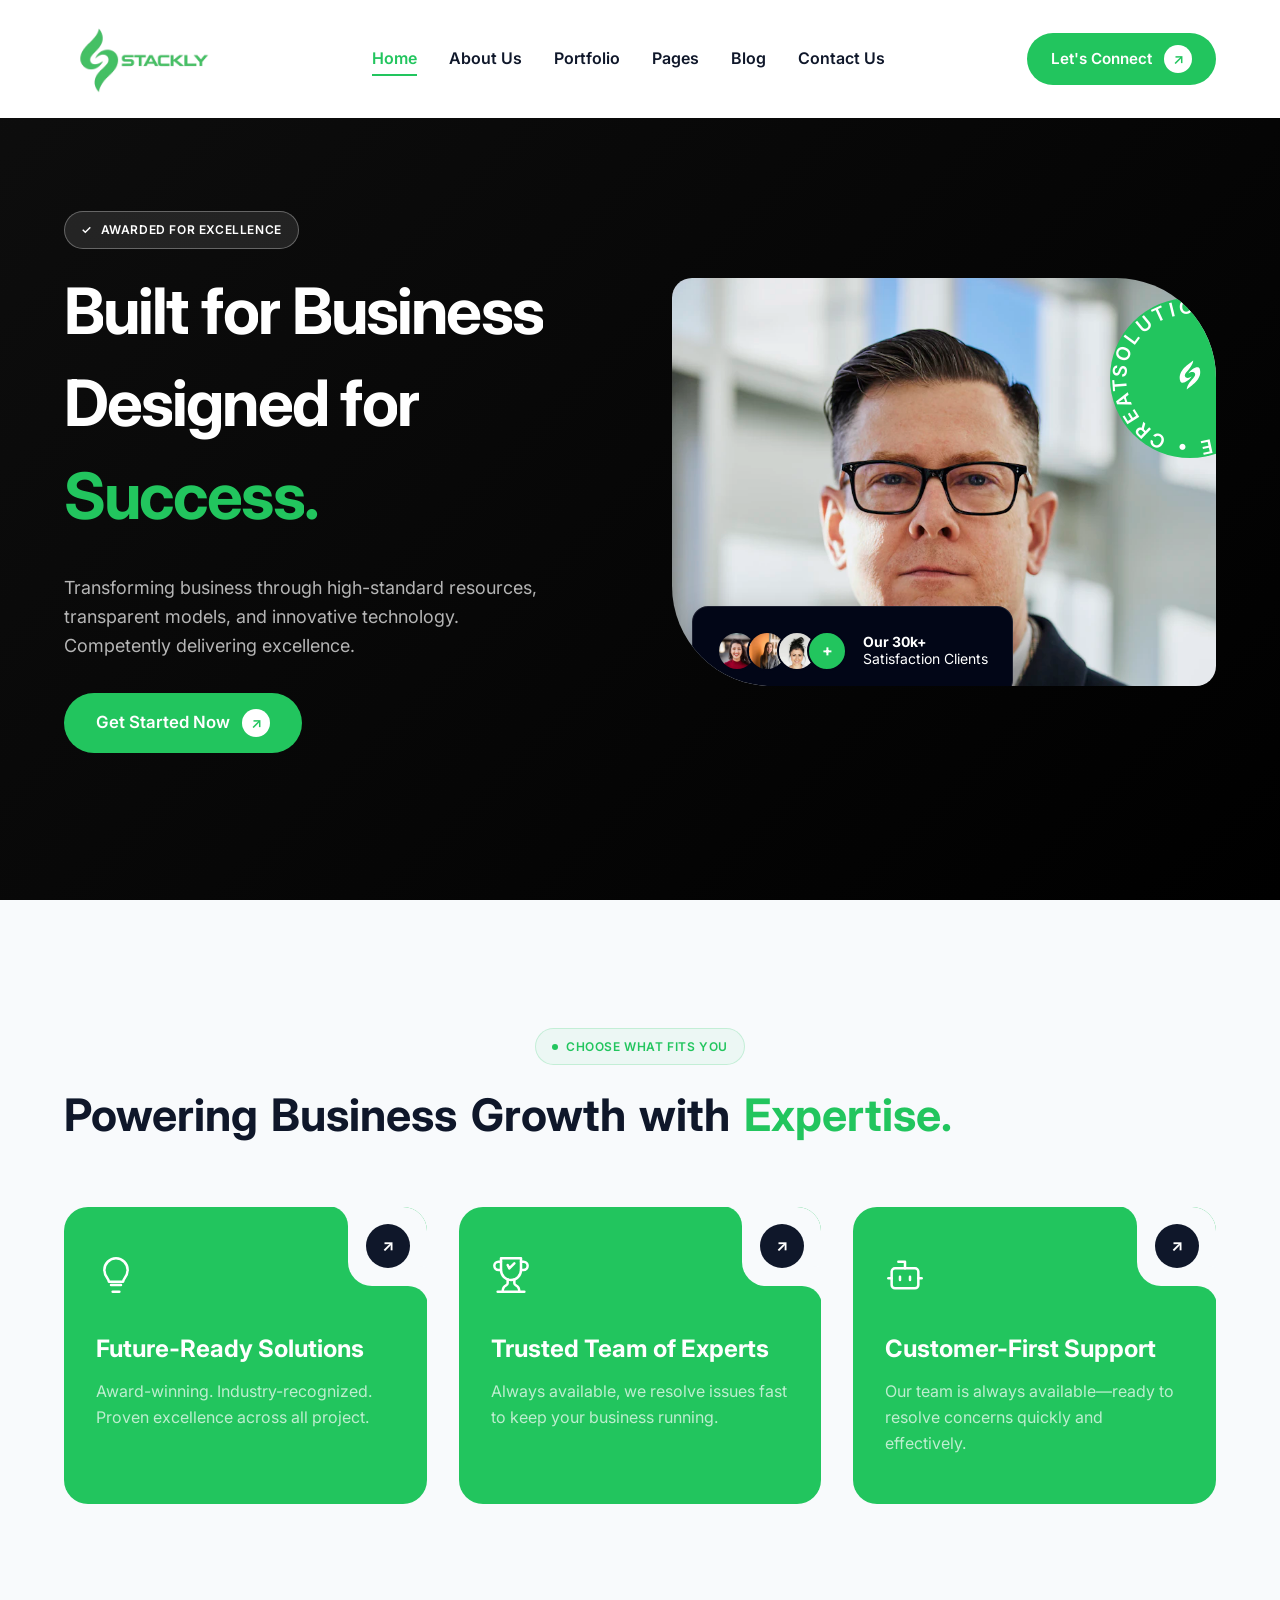
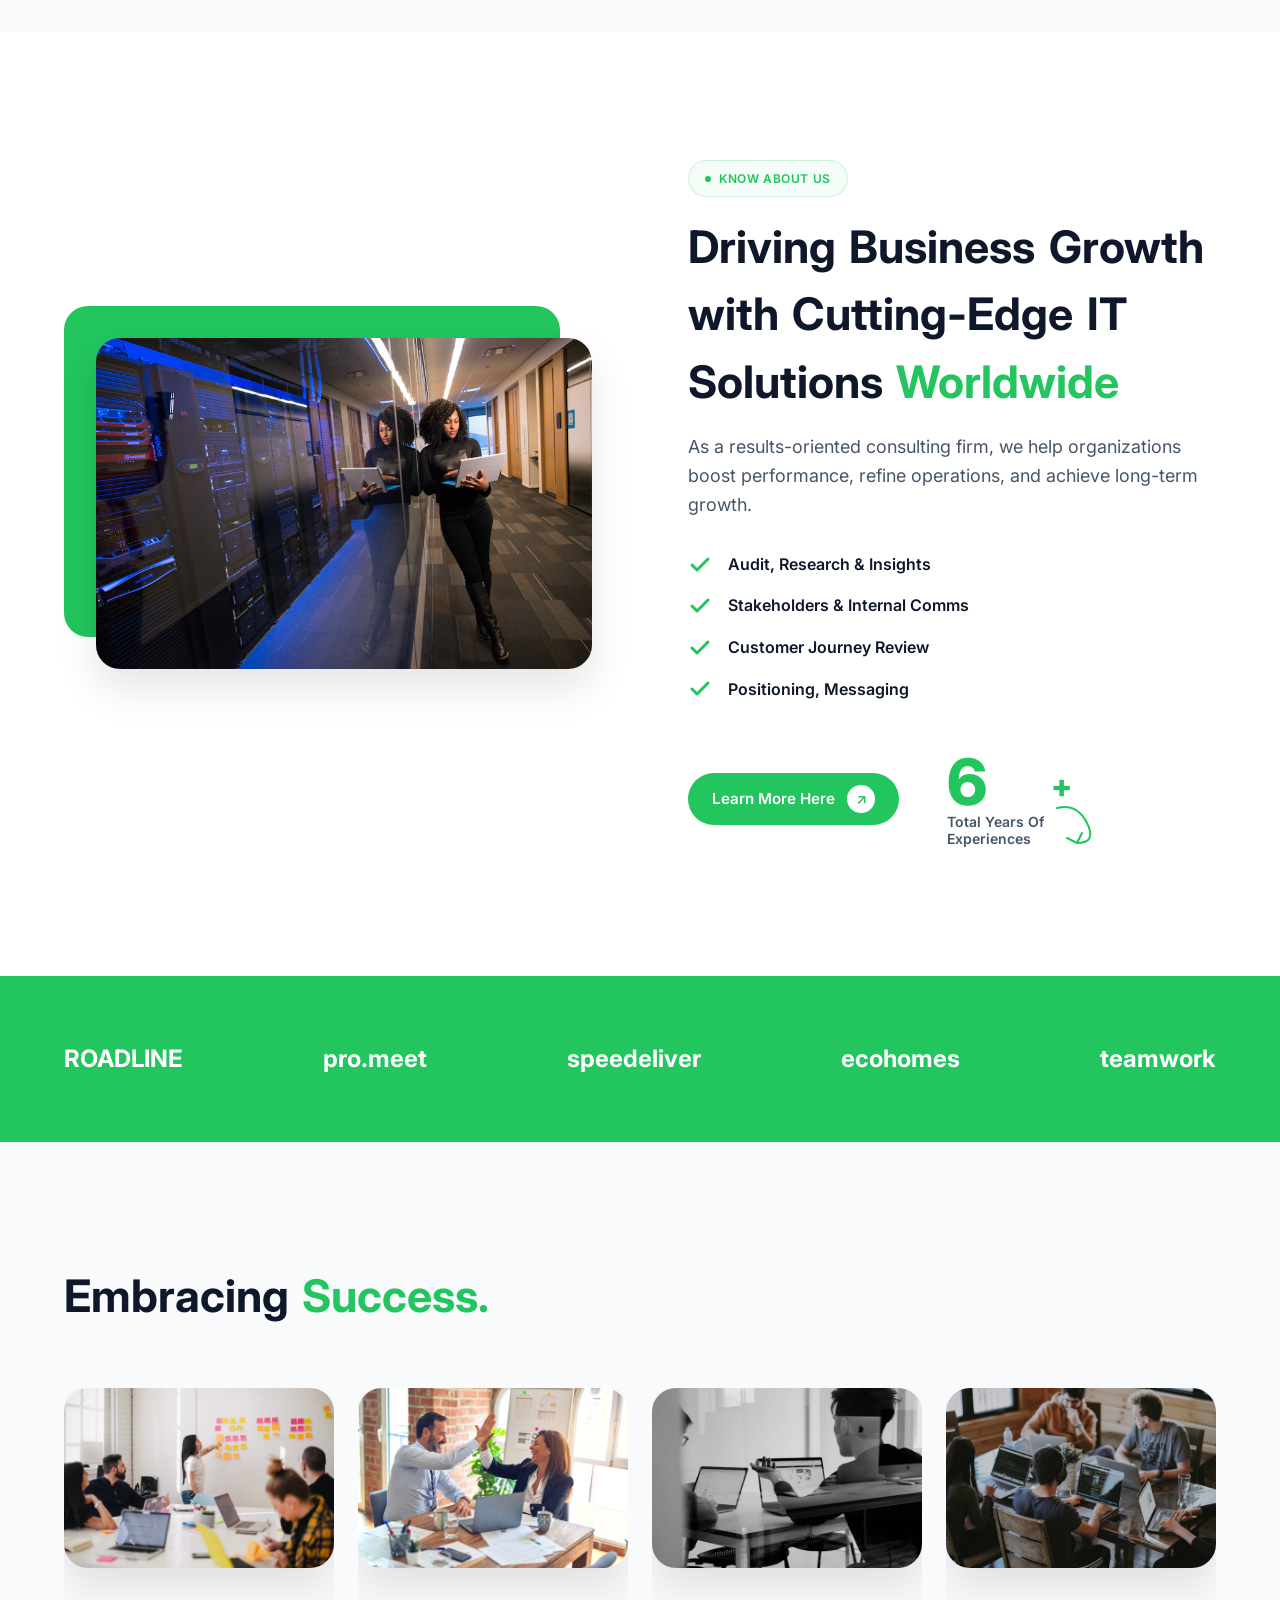
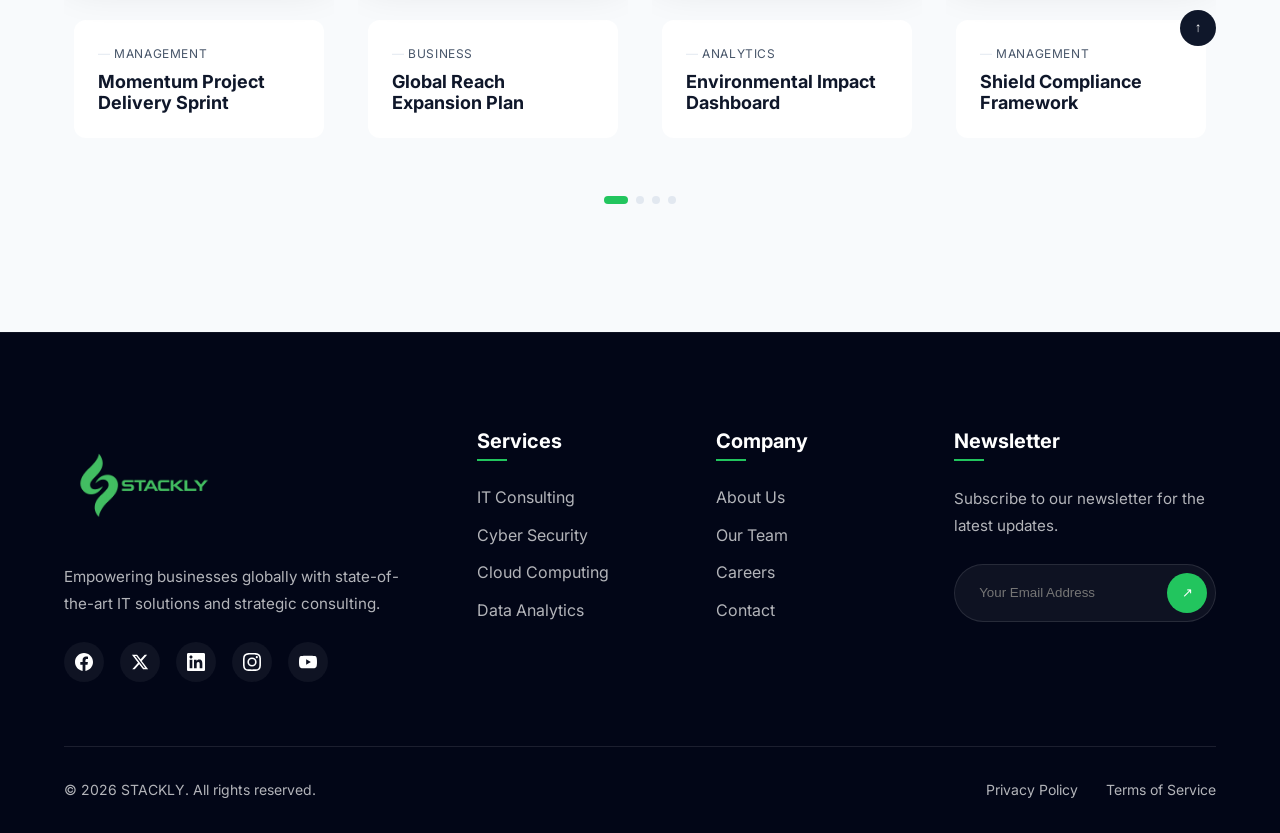
<file: index.html>
<!DOCTYPE html>
<html lang="en">
<head>
    <meta charset="UTF-8">
    <meta name="viewport" content="width=device-width, initial-scale=1.0">
    <title>STACKLY | Built for Business Designed for Success</title>
    <!-- Modern Sans-Serif Font -->
    <link href="https://fonts.googleapis.com/css2?family=Inter:wght@400;500;600;700;800&display=swap" rel="stylesheet">
    <link rel="stylesheet" href="styles.css">
    <script src="script.js" defer></script>
</head>
<body>
    <!-- Preloader -->
    <div id="preloader">
        <div class="preloader-content">
            <div class="spinner"></div>
            <h2 class="preloader-text">STACKLY</h2>
        </div>
    </div>

    <!-- Navigation -->
    <nav class="navbar">
        <div class="nav-container">
            <a href="index.html" class="logo">
                <img src="assets/logo.webp" alt="STACKLY Logo" class="logo-img">
            </a>
            <ul class="nav-links">
                <li><a href="index.html" class="active">Home</a></li>
                <li><a href="404.html">About Us</a></li>
                <li><a href="404.html">Portfolio</a></li>
                <li><a href="404.html">Pages</a></li>
                <li><a href="404.html">Blog</a></li>
                <li><a href="404.html">Contact Us</a></li>
            </ul>
            <div class="nav-actions">
                <a href="404.html" class="btn-pill btn-primary">Let's Connect <span class="arrow-circle">↗</span></a>
                <button class="icon-btn menu-btn">
                    <svg width="24" height="24" viewBox="0 0 24 24" fill="none" stroke="currentColor" stroke-width="2" stroke-linecap="round" stroke-linejoin="round"><line x1="3" y1="12" x2="21" y2="12"></line><line x1="3" y1="6" x2="21" y2="6"></line><line x1="3" y1="18" x2="21" y2="18"></line></svg>
                </button>
            </div>
        </div>
    </nav>

    <!-- Hero Section -->
    <header class="hero">
        <div class="hero-container">
            <div class="hero-content">
                <div class="pill-badge pill-outline fade-up">
                    <span class="check-icon">✓</span> AWARDED FOR EXCELLENCE
                </div>
                <h1 id="hero-headline"></h1> 
                <p class="fade-up delay-1">Transforming business through high-standard resources, transparent models, and innovative technology. Competently delivering excellence.</p>
                <div class="fade-up delay-2" style="margin-top: 2rem;">
                    <a href="404.html" class="btn-pill btn-primary large-btn">Get Started Now <span class="arrow-circle">↗</span></a>
                </div>
            </div>
            <div class="hero-image-wrapper fade-up delay-2 parallax-wrap">
                <div class="hero-image">
                    <img src="assets/hero.webp" alt="Businessman looking confident" class="zoom-img">
                    
                    <!-- Circular Text Overlay -->
                    <div class="circular-text float-anim">
                        <div class="circle-inner">
                            <svg width="32" height="32" viewBox="0 0 100 100" fill="none" xmlns="http://www.w3.org/2000/svg">
                                <g fill="white">
                                    <path d="M 60 5 C 40 20, 10 40, 20 70 C 25 80, 45 70, 55 55 C 40 65, 25 55, 40 40 C 50 30, 60 15, 60 5 Z" />
                                    <path d="M 60 5 C 40 20, 10 40, 20 70 C 25 80, 45 70, 55 55 C 40 65, 25 55, 40 40 C 50 30, 60 15, 60 5 Z" transform="rotate(180 50 50)" />
                                </g>
                            </svg>
                        </div>
                        <svg class="text-ring" viewBox="0 0 100 100">
                            <path id="circlePath" d="M 50, 50 m -40, 0 a 40,40 0 1,1 80,0 a 40,40 0 1,1 -80,0" fill="transparent"/>
                            <text>
                                <textPath href="#circlePath" startOffset="0%">SOLUTIONS • INNOVATE • CREATE • TECHNOLOGY •</textPath>
                            </text>
                        </svg>
                    </div>

                    <!-- Clients Overlay Card -->
                    <div class="clients-card float-anim-delayed">
                        <div class="avatars">
                            <img src="assets/client1.webp" alt="Client 1">
                            <img src="assets/client2.webp" alt="Client 2">
                            <img src="assets/client3.webp" alt="Client 3">
                            <div class="avatar-plus">+</div>
                        </div>
                        <div class="clients-text">
                            <strong>Our 30k+</strong><br>
                            Satisfaction Clients
                        </div>
                    </div>
                </div>
            </div>
        </div>
    </header>

    <!-- Services Section -->
    <section class="services-section">
        <div class="section-header">
            <div class="pill-badge pill-primary-outline scroll-anim slide-up">
                <span class="dot-icon"></span> CHOOSE WHAT FITS YOU
            </div>
            <h2 class="split-words-scroll" data-text="Powering Business Growth with Expertise."></h2>
        </div>
        <div class="services-grid">
            <div class="service-card scroll-anim slide-up delay-1 hover-lift">
                <div class="card-cutout">
                    <a href="404.html" class="arrow-btn">↗</a>
                </div>
                <div class="icon-wrapper pulse-anim">
                    <svg width="40" height="40" viewBox="0 0 24 24" fill="none" stroke="white" stroke-width="1.5" stroke-linecap="round" stroke-linejoin="round"><path d="M9 18h6"/><path d="M10 22h4"/><path d="M12 2a7 7 0 0 0-7 7c0 2 1 3.9 2 5.2.4.5.6 1.1.7 1.8h8.6c.1-.7.3-1.3.7-1.8 1-1.3 2-3.2 2-5.2a7 7 0 0 0-7-7Z"/></svg>
                </div>
                <h3>Future-Ready Solutions</h3>
                <p>Award-winning. Industry-recognized. Proven excellence across all project.</p>
            </div>
            <div class="service-card scroll-anim slide-up delay-2 hover-lift">
                <div class="card-cutout">
                    <a href="404.html" class="arrow-btn">↗</a>
                </div>
                <div class="icon-wrapper pulse-anim">
                    <svg width="40" height="40" viewBox="0 0 24 24" fill="none" stroke="white" stroke-width="1.5" stroke-linecap="round" stroke-linejoin="round"><path d="M6 9H4.5a2.5 2.5 0 0 1 0-5H6"/><path d="M18 9h1.5a2.5 2.5 0 0 0 0-5H18"/><path d="M4 22h16"/><path d="M10 14.66V17c0 .55-.47.98-.97 1.21C7.85 18.75 7 20.24 7 22"/><path d="M14 14.66V17c0 .55.47.98.97 1.21C16.15 18.75 17 20.24 17 22"/><path d="M18 2H6v7a6 6 0 0 0 12 0V2Z"/><path d="m10 6 1 2 3-3"/></svg>
                </div>
                <h3>Trusted Team of Experts</h3>
                <p>Always available, we resolve issues fast to keep your business running.</p>
            </div>
            <div class="service-card scroll-anim slide-up delay-3 hover-lift">
                <div class="card-cutout">
                    <a href="404.html" class="arrow-btn">↗</a>
                </div>
                <div class="icon-wrapper pulse-anim">
                    <svg width="40" height="40" viewBox="0 0 24 24" fill="none" stroke="white" stroke-width="1.5" stroke-linecap="round" stroke-linejoin="round"><path d="M12 8V4H8"/><rect width="16" height="12" x="4" y="8" rx="2"/><path d="M2 14h2"/><path d="M20 14h2"/><path d="M15 13v2"/><path d="M9 13v2"/></svg>
                </div>
                <h3>Customer-First Support</h3>
                <p>Our team is always available—ready to resolve concerns quickly and effectively.</p>
            </div>
        </div>
    </section>

    <!-- About Section -->
    <section class="about-section">
        <div class="about-container">
            <div class="about-image-wrapper scroll-anim slide-right">
                <div class="about-bg-shape"></div>
                <div class="img-overflow-hidden">
                    <img src="assets/about.webp" alt="Corporate Leader" class="zoom-img">
                </div>
            </div>
            <div class="about-content">
                <div class="pill-badge pill-primary-outline scroll-anim slide-up">
                    <span class="dot-icon"></span> KNOW ABOUT US
                </div>
                <h2 class="split-words-scroll" data-text="Driving Business Growth with Cutting-Edge IT Solutions Worldwide"></h2>
                <p class="scroll-anim slide-up delay-1">As a results-oriented consulting firm, we help organizations boost performance, refine operations, and achieve long-term growth.</p>
                
                <ul class="check-list scroll-anim slide-up delay-2">
                    <li><svg viewBox="0 0 24 24" fill="none" stroke="currentColor" stroke-width="3" stroke-linecap="round" stroke-linejoin="round"><polyline points="20 6 9 17 4 12"></polyline></svg> Audit, Research & Insights</li>
                    <li><svg viewBox="0 0 24 24" fill="none" stroke="currentColor" stroke-width="3" stroke-linecap="round" stroke-linejoin="round"><polyline points="20 6 9 17 4 12"></polyline></svg> Stakeholders & Internal Comms</li>
                    <li><svg viewBox="0 0 24 24" fill="none" stroke="currentColor" stroke-width="3" stroke-linecap="round" stroke-linejoin="round"><polyline points="20 6 9 17 4 12"></polyline></svg> Customer Journey Review</li>
                    <li><svg viewBox="0 0 24 24" fill="none" stroke="currentColor" stroke-width="3" stroke-linecap="round" stroke-linejoin="round"><polyline points="20 6 9 17 4 12"></polyline></svg> Positioning, Messaging</li>
                </ul>

                <div class="about-footer scroll-anim slide-up delay-3">
                    <a href="404.html" class="btn-pill btn-primary">Learn More Here <span class="arrow-circle">↗</span></a>
                    <div class="experience-badge">
                        <div class="exp-number counter-anim" data-target="12">0</div><span>+</span>
                        <div class="exp-text">Total Years Of Experiences</div>
                        <svg class="hand-drawn-arrow" width="50" height="50" viewBox="0 0 50 50" fill="none" stroke="var(--primary-color)" stroke-width="2" stroke-linecap="round" stroke-linejoin="round">
                            <path class="draw-anim" d="M10,10 Q30,5 40,25 T30,45" />
                            <path class="draw-anim delay-path" d="M30,45 L20,40 M30,45 L35,35" />
                        </svg>
                    </div>
                </div>
            </div>
        </div>
    </section>

    <!-- Partners Section -->
    <section class="partners-section">
        <div class="partner-logos">
            <div class="logo-box scroll-anim fade-up delay-1">ROADLINE</div>
            <div class="logo-box scroll-anim fade-up delay-2">pro.meet</div>
            <div class="logo-box scroll-anim fade-up delay-3">speedeliver</div>
            <div class="logo-box scroll-anim fade-up delay-4">ecohomes</div>
            <div class="logo-box scroll-anim fade-up delay-5">teamwork</div>
        </div>
    </section>

    <!-- Portfolio/Solutions Section -->
    <section class="portfolio-section">
        <div class="portfolio-header">
            <h2 class="split-words-scroll" data-text="Embracing Success."></h2>
        </div>
        <div class="portfolio-grid">
            <!-- Project 1 -->
            <div class="project-card scroll-anim slide-up delay-1 hover-lift">
                <div class="img-overflow-hidden">
                    <img src="assets/project1.webp" alt="Management Team" class="zoom-img">
                </div>
                <div class="project-info">
                    <span class="project-category">Management</span>
                    <h3>Momentum Project Delivery Sprint</h3>
                </div>
            </div>
            <!-- Project 2 -->
            <div class="project-card scroll-anim slide-up delay-2 hover-lift">
                <div class="img-overflow-hidden">
                    <img src="assets/project2.webp" alt="Business Meeting" class="zoom-img">
                </div>
                <div class="project-info">
                    <span class="project-category">Business</span>
                    <h3>Global Reach Expansion Plan</h3>
                </div>
            </div>
            <!-- Project 3 -->
            <div class="project-card scroll-anim slide-up delay-3 hover-lift">
                <div class="img-overflow-hidden">
                    <img src="assets/project3.webp" alt="Analytics Discussion" class="zoom-img">
                </div>
                <div class="project-info">
                    <span class="project-category">Analytics</span>
                    <h3>Environmental Impact Dashboard</h3>
                </div>
            </div>
            <!-- Project 4 -->
            <div class="project-card scroll-anim slide-up delay-4 hover-lift">
                <div class="img-overflow-hidden">
                    <img src="assets/project4.webp" alt="Compliance Team" class="zoom-img">
                </div>
                <div class="project-info">
                    <span class="project-category">Management</span>
                    <h3>Shield Compliance Framework</h3>
                    <button class="icon-btn-round">↑</button>
                </div>
            </div>
        </div>
        <div class="slider-dots scroll-anim fade-up delay-3">
            <span class="dot active"></span>
            <span class="dot"></span>
            <span class="dot"></span>
            <span class="dot"></span>
        </div>
    </section>

    <!-- FOOTER SECTION -->
    <footer class="footer">
        <div class="footer-container scroll-anim fade-up">
            <div class="footer-col">
                <a href="index.html" class="logo footer-logo">
                    <img src="assets/logo.webp" alt="STACKLY Logo" class="logo-img">
                </a>
                <p>Empowering businesses globally with state-of-the-art IT solutions and strategic consulting.</p>
                <div class="social-links">
                    <a href="404.html" aria-label="Facebook">
                        <svg width="18" height="18" viewBox="0 0 24 24" fill="currentColor"><path d="M24 12.073c0-6.627-5.373-12-12-12s-12 5.373-12 12c0 5.99 4.388 10.954 10.125 11.854v-8.385H7.078v-3.47h3.047V9.43c0-3.007 1.792-4.669 4.533-4.669 1.312 0 2.686.235 2.686.235v2.953H15.83c-1.491 0-1.956.925-1.956 1.874v2.25h3.328l-.532 3.47h-2.796v8.385C19.612 23.027 24 18.062 24 12.073z"/></svg>
                    </a>
                    <a href="404.html" aria-label="Twitter">
                        <svg width="18" height="18" viewBox="0 0 24 24" fill="currentColor"><path d="M18.244 2.25h3.308l-7.227 8.26 8.502 11.24H16.17l-5.214-6.817L4.99 21.75H1.68l7.73-8.835L1.254 2.25H8.08l4.713 6.231zm-1.161 17.52h1.833L7.084 4.126H5.117z"/></svg>
                    </a>
                    <a href="404.html" aria-label="LinkedIn">
                        <svg width="18" height="18" viewBox="0 0 24 24" fill="currentColor"><path d="M20.447 20.452h-3.554v-5.569c0-1.328-.027-3.037-1.852-3.037-1.853 0-2.136 1.445-2.136 2.939v5.667H9.351V9h3.414v1.561h.046c.477-.9 1.637-1.85 3.37-1.85 3.601 0 4.267 2.37 4.267 5.455v6.286zM5.337 7.433c-1.144 0-2.063-.926-2.063-2.065 0-1.138.92-2.063 2.063-2.063 1.14 0 2.064.925 2.064 2.063 0 1.139-.925 2.065-2.064 2.065zm1.782 13.019H3.555V9h3.564v11.452zM22.225 0H1.771C.792 0 0 .774 0 1.729v20.542C0 23.227.792 24 1.771 24h20.451C23.2 24 24 23.227 24 22.271V1.729C24 .774 23.2 0 22.222 0h.003z"/></svg>
                    </a>
                    <a href="404.html" aria-label="Instagram">
                        <svg width="18" height="18" viewBox="0 0 24 24" fill="currentColor"><path d="M12 2.163c3.204 0 3.584.012 4.85.07 3.252.148 4.771 1.691 4.919 4.919.058 1.265.069 1.645.069 4.849 0 3.205-.012 3.584-.069 4.849-.149 3.225-1.664 4.771-4.919 4.919-1.266.058-1.644.07-4.85.07-3.204 0-3.584-.012-4.849-.07-3.26-.149-4.771-1.699-4.919-4.92-.058-1.265-.07-1.644-.07-4.849 0-3.204.013-3.583.07-4.849.149-3.227 1.664-4.771 4.919-4.919 1.266-.057 1.645-.069 4.849-.069zM12 0C8.741 0 8.333.014 7.053.072 2.695.272.273 2.69.073 7.052.014 8.333 0 8.741 0 12c0 3.259.014 3.668.072 4.948.2 4.358 2.618 6.78 6.98 6.98C8.333 23.986 8.741 24 12 24c3.259 0 3.668-.014 4.948-.072 4.354-.2 6.782-2.618 6.979-6.98.059-1.28.073-1.689.073-4.948 0-3.259-.014-3.667-.072-4.947-.196-4.354-2.617-6.78-6.979-6.98C15.668.014 15.259 0 12 0zm0 5.838a6.162 6.162 0 100 12.324 6.162 6.162 0 000-12.324zM12 16a4 4 0 110-8 4 4 0 010 8zm6.406-11.845a1.44 1.44 0 100 2.881 1.44 1.44 0 000-2.881z"/></svg>
                    </a>
                    <a href="404.html" aria-label="YouTube">
                        <svg width="18" height="18" viewBox="0 0 24 24" fill="currentColor"><path d="M23.498 6.186a3.016 3.016 0 00-2.122-2.136C19.505 3.545 12 3.545 12 3.545s-7.505 0-9.377.505A3.017 3.017 0 00.502 6.186C0 8.07 0 12 0 12s0 3.93.502 5.814a3.016 3.016 0 002.122 2.136c1.871.505 9.376.505 9.376.505s7.505 0 9.377-.505a3.015 3.015 0 002.122-2.136C24 15.93 24 12 24 12s0-3.93-.502-5.814zM9.545 15.568V8.432L15.818 12l-6.273 3.568z"/></svg>
                    </a>
                </div>
            </div>
            <div class="footer-col">
                <h3>Services</h3>
                <ul>
                    <li><a href="404.html">IT Consulting</a></li>
                    <li><a href="404.html">Cyber Security</a></li>
                    <li><a href="404.html">Cloud Computing</a></li>
                    <li><a href="404.html">Data Analytics</a></li>
                </ul>
            </div>
            <div class="footer-col">
                <h3>Company</h3>
                <ul>
                    <li><a href="404.html">About Us</a></li>
                    <li><a href="404.html">Our Team</a></li>
                    <li><a href="404.html">Careers</a></li>
                    <li><a href="404.html">Contact</a></li>
                </ul>
            </div>
            <div class="footer-col">
                <h3>Newsletter</h3>
                <p>Subscribe to our newsletter for the latest updates.</p>
                <div class="subscribe-box">
                    <input type="email" placeholder="Your Email Address">
                    <button class="icon-btn-round">↗</button>
                </div>
            </div>
        </div>
        <div class="footer-bottom">
            <p>&copy; 2026 STACKLY. All rights reserved.</p>
            <div class="footer-legal">
                <a href="404.html">Privacy Policy</a>
                <a href="404.html">Terms of Service</a>
            </div>
        </div>
    </footer>
</body>
</html>
</file>
<file: styles.css>
/* ---- STACKLY THEME ---- */
:root {
    --primary-color: #22c55e; /* Leaf green */
    --primary-color-hover: #16a34a;
    --hero-bg: #0e0e0e; 
    --hero-bg-end: #000000;
    --bg-light: #f8fafc;
    --bg-white: #ffffff;
    --text-dark: #0f172a;
    --text-muted: #475569;
    --text-light: #ffffff;
    --text-light-muted: rgba(255, 255, 255, 0.7);
    --border-light: #e2e8f0;
}

* { margin: 0; padding: 0; box-sizing: border-box; }

html { scroll-behavior: smooth; font-family: 'Inter', sans-serif; }

body { background-color: var(--bg-light); color: var(--text-dark); line-height: 1.6; overflow-x: hidden; }

/* Preloader */
#preloader {
    position: fixed; top: 0; left: 0; width: 100%; height: 100%;
    background: var(--bg-white); z-index: 9999;
    display: flex; justify-content: center; align-items: center;
    transition: opacity 0.5s ease, visibility 0.5s ease;
}
.preloader-content { text-align: center; display: flex; flex-direction: column; align-items: center; gap: 1.5rem; }
.spinner {
    width: 50px; height: 50px; border: 4px solid var(--border-light);
    border-top: 4px solid var(--primary-color); border-radius: 50%;
    animation: spin 1s linear infinite;
}
.preloader-text { color: var(--primary-color); font-size: 1.5rem; letter-spacing: 0.1em; animation: pulse 1.5s ease-in-out infinite; }
@keyframes spin { 0% { transform: rotate(0deg); } 100% { transform: rotate(360deg); } }
@keyframes pulse { 0%, 100% { opacity: 1; transform: scale(1); } 50% { opacity: 0.5; transform: scale(0.95); } }

/* Typography */
h1, h2, h3 { font-weight: 700; line-height: 1.2; }
.text-primary { color: var(--primary-color); }

/* Buttons & Pills */
.pill-badge {
    display: inline-flex; align-items: center; gap: 0.5rem;
    padding: 0.5rem 1rem; border-radius: 50px;
    font-size: 0.75rem; font-weight: 600; letter-spacing: 0.05em; text-transform: uppercase;
    margin-bottom: 1.5rem;
}
.pill-outline { border: 1px solid rgba(255,255,255,0.3); color: var(--text-light); background: rgba(255,255,255,0.1); }
.pill-primary-outline { border: 1px solid rgba(34, 197, 94, 0.2); color: var(--primary-color); background: rgba(34, 197, 94, 0.05); }
.check-icon { color: var(--text-light); }
.dot-icon { display: inline-block; width: 6px; height: 6px; background: var(--primary-color); border-radius: 50%; }

.btn-pill {
    display: inline-flex; align-items: center; gap: 0.75rem;
    padding: 0.75rem 1.5rem; border-radius: 50px; font-weight: 600; text-decoration: none;
    transition: all 0.3s cubic-bezier(0.4, 0, 0.2, 1); font-size: 0.95rem;
}
.btn-primary { background-color: var(--primary-color); color: var(--text-light); }
.btn-primary:hover { background-color: var(--primary-color-hover); transform: translateY(-3px); box-shadow: 0 10px 20px rgba(34, 197, 94, 0.3); }
.large-btn { padding: 1rem 2rem; font-size: 1.05rem; }

.arrow-circle {
    display: flex; align-items: center; justify-content: center;
    width: 28px; height: 28px; background: var(--text-light); color: var(--primary-color);
    border-radius: 50%; font-size: 0.9rem; transition: transform 0.3s;
}
.btn-primary:hover .arrow-circle { transform: rotate(45deg); }

.icon-btn { background: transparent; border: none; cursor: pointer; display: flex; align-items: center; justify-content: center; color: var(--text-dark); transition: transform 0.3s; }
.icon-btn:hover { transform: scale(1.1); color: var(--primary-color); }

/* Navbar */
.navbar { background: var(--bg-white); position: fixed; top: 0; width: 100%; z-index: 100; transition: box-shadow 0.3s ease, background 0.3s ease; }
.navbar.scrolled { box-shadow: 0 4px 30px rgba(0, 0, 0, 0.05); }
.nav-container { max-width: 1400px; margin: 0 auto; padding: 0.25rem 5%; display: flex; justify-content: space-between; align-items: center; transition: padding 0.3s ease; }
.navbar.scrolled .nav-container { padding: 0.1rem 5%; }
.logo { display: flex; align-items: center; gap: 0.5rem; font-size: 1.5rem; font-weight: 800; color: var(--text-dark); text-decoration: none; }
.logo-img { height: 110px; width: auto; display: block; object-fit: contain; transition: height 0.3s ease; }
.navbar.scrolled .logo-img { height: 80px; }
.nav-links { display: flex; gap: 2rem; list-style: none; }
.nav-links a { color: var(--text-dark); text-decoration: none; font-size: 1rem; font-weight: 600; display: flex; align-items: center; gap: 0.25rem; transition: color 0.3s; position: relative; }
.nav-links a::after {
    content: ''; position: absolute; width: 0; height: 2px; bottom: -4px; left: 0;
    background-color: var(--primary-color); transition: width 0.3s ease;
}
.nav-links a:hover::after, .nav-links a.active::after { width: 100%; }
.nav-links a:hover, .nav-links a.active { color: var(--primary-color); }
.chevron { display: inline-block; width: 6px; height: 6px; border-right: 2px solid currentColor; border-bottom: 2px solid currentColor; transform: rotate(45deg); margin-bottom: 2px; transition: transform 0.3s; }
.nav-links a:hover .chevron { transform: rotate(45deg) translate(2px, 2px); }
.nav-actions { display: flex; align-items: center; gap: 1.5rem; }
.menu-btn { display: none; }

/* Hero Section */
.hero { background: linear-gradient(135deg, var(--hero-bg) 0%, var(--hero-bg-end) 100%); padding: 10rem 5% 6rem; min-height: 100vh; display: flex; align-items: center; position: relative; overflow: hidden; }
.hero-container { max-width: 1400px; margin: 0 auto; display: grid; grid-template-columns: 1fr 1fr; gap: 4rem; align-items: center; }
.hero-content { color: var(--text-light); }
.hero-content h1 { font-size: clamp(3rem, 5vw, 4.5rem); letter-spacing: -0.03em; margin-bottom: 1.5rem; }
.hero-content p { color: var(--text-light-muted); font-size: 1.125rem; max-width: 90%; }
.hero-image-wrapper { position: relative; }
.hero-image { position: relative; border-radius: 20px; border-top-right-radius: 100px; border-bottom-left-radius: 100px; overflow: hidden; aspect-ratio: 4/3; }
.hero-image img { width: 100%; height: 100%; object-fit: cover; object-position: center top; }

.circular-text { position: absolute; top: 5%; right: -10%; width: 160px; height: 160px; background: var(--primary-color); border-radius: 50%; display: flex; align-items: center; justify-content: center; z-index: 10; }
.circle-inner { position: absolute; }
.text-ring { width: 100%; height: 100%; animation: spin 15s linear infinite; }
.text-ring text { font-size: 12px; font-weight: 600; fill: var(--text-light); letter-spacing: 2px; }

.clients-card { position: absolute; bottom: -10px; left: 20px; background: #020617; padding: 1.5rem; border-radius: 16px; display: flex; align-items: center; gap: 1rem; box-shadow: 0 20px 40px rgba(0,0,0,0.4); border: 1px solid rgba(255,255,255,0.1); z-index: 10; }
.avatars { display: flex; }
.avatars img, .avatar-plus { width: 40px; height: 40px; border-radius: 50%; border: 2px solid #020617; object-fit: cover; margin-left: -10px; transition: transform 0.3s; }
.avatars img:hover { transform: translateY(-5px); z-index: 20; }
.avatars img:first-child { margin-left: 0; }
.avatar-plus { background: var(--primary-color); color: white; display: flex; align-items: center; justify-content: center; font-weight: bold; z-index: 10; }
.clients-text { color: var(--text-light); font-size: 0.875rem; line-height: 1.2; }

/* Services Section */
.services-section { padding: 8rem 5%; max-width: 1400px; margin: 0 auto; background: var(--bg-light); }
.services-section .section-header { text-align: center; margin-bottom: 4rem; }
.services-section h2 { font-size: clamp(2rem, 3.5vw, 3rem); }

.services-grid { display: grid; grid-template-columns: repeat(3, 1fr); gap: 2rem; }
.service-card { background: var(--primary-color); color: var(--text-light); padding: 3rem 2rem; border-radius: 24px; position: relative; overflow: hidden; }

.card-cutout { position: absolute; top: -1px; right: -1px; width: 80px; height: 80px; background: var(--bg-light); border-bottom-left-radius: 24px; display: flex; align-items: center; justify-content: center; transition: background 0.3s; }
.card-cutout::before, .card-cutout::after { content: ''; position: absolute; width: 20px; height: 20px; background: transparent; }
.card-cutout::before { top: 0; left: -20px; border-top-right-radius: 20px; box-shadow: 10px -10px 0 10px var(--bg-light); transition: box-shadow 0.3s; }
.card-cutout::after { bottom: -20px; right: 0; border-top-right-radius: 20px; box-shadow: 10px -10px 0 10px var(--bg-light); transition: box-shadow 0.3s; }

.arrow-btn { width: 44px; height: 44px; background: #0f172a; color: white; border-radius: 50%; display: flex; align-items: center; justify-content: center; text-decoration: none; font-weight: bold; z-index: 2; transition: all 0.3s; }
.service-card:hover .arrow-btn { background: var(--primary-color); transform: scale(1.1) rotate(45deg); }
.service-card:hover .card-cutout { background: #e2e8f0; } 
.service-card:hover .card-cutout::before, .service-card:hover .card-cutout::after { box-shadow: 10px -10px 0 10px #e2e8f0; }

.icon-wrapper { margin-bottom: 2rem; }
.service-card h3 { font-size: 1.5rem; margin-bottom: 1rem; }
.service-card p { color: var(--text-light-muted); }

/* About Section */
.about-section { padding: 8rem 5%; background: var(--bg-white); }
.about-container { max-width: 1400px; margin: 0 auto; display: grid; grid-template-columns: 1fr 1fr; gap: 6rem; align-items: center; }
.about-image-wrapper { position: relative; padding-left: 2rem; }
.about-bg-shape { position: absolute; top: -2rem; left: 0; bottom: 2rem; right: 2rem; background: var(--primary-color); border-radius: 24px; z-index: 1; transition: transform 0.5s ease; }
.about-image-wrapper:hover .about-bg-shape { transform: translate(-10px, 10px); }
.img-overflow-hidden { border-radius: 24px; overflow: hidden; position: relative; z-index: 2; box-shadow: 0 20px 40px rgba(0,0,0,0.1); }
.img-overflow-hidden img { width: 100%; display: block; }

.about-content h2 { font-size: clamp(2rem, 3.5vw, 3rem); margin-bottom: 1.5rem; }
.about-content p { color: var(--text-muted); font-size: 1.125rem; margin-bottom: 2rem; }
.check-list { list-style: none; margin-bottom: 3rem; }
.check-list li { display: flex; align-items: center; gap: 1rem; margin-bottom: 1rem; font-weight: 600; transition: transform 0.3s; }
.check-list li:hover { transform: translateX(10px); color: var(--primary-color); }
.check-list svg { width: 24px; height: 24px; color: var(--primary-color); }

.about-footer { display: flex; align-items: center; gap: 3rem; }
.experience-badge { display: flex; flex-direction: column; position: relative; }
.experience-badge > span { font-size: 2rem; font-weight: 800; color: var(--primary-color); position: absolute; right: -25px; top: 10px; }
.exp-number { font-size: 4rem; font-weight: 800; color: var(--primary-color); line-height: 1; display: flex; }
.exp-text { font-size: 0.875rem; color: var(--text-muted); max-width: 100px; line-height: 1.2; font-weight: 600; }
.hand-drawn-arrow { position: absolute; right: -50px; bottom: 0; }

/* Partners Section */
.partners-section { padding: 4rem 5%; background: var(--primary-color); }
.partner-logos { max-width: 1400px; margin: 0 auto; display: flex; justify-content: space-between; flex-wrap: wrap; gap: 2rem; }
.logo-box { color: white; font-weight: 700; font-size: 1.5rem; opacity: 0.7; transition: opacity 0.3s, transform 0.3s; }
.logo-box:hover { opacity: 1; transform: scale(1.1); }

/* Portfolio Section */
.portfolio-section { padding: 8rem 5%; background: var(--bg-light); text-align: center; }
.portfolio-header h2 { font-size: clamp(2rem, 3.5vw, 3rem); margin-bottom: 4rem; }
.portfolio-grid { max-width: 1400px; margin: 0 auto; display: grid; grid-template-columns: repeat(4, 1fr); gap: 1.5rem; }
.project-card { position: relative; border-radius: 16px; overflow: hidden; aspect-ratio: 3/4; text-align: left; }
.project-card img { width: 100%; height: 100%; object-fit: cover; }
.project-info { position: absolute; bottom: 10px; left: 10px; right: 10px; background: var(--bg-white); padding: 1.5rem; border-radius: 12px; transition: transform 0.3s, box-shadow 0.3s; }
.project-card:hover .project-info { transform: translateY(-5px); box-shadow: 0 10px 20px rgba(0,0,0,0.15); }
.project-category { font-size: 0.75rem; color: var(--text-muted); text-transform: uppercase; letter-spacing: 0.05em; display: block; margin-bottom: 0.5rem; }
.project-category::before { content: '— '; color: var(--border-light); }
.project-info h3 { font-size: 1.125rem; color: var(--text-dark); transition: color 0.3s; }
.project-card:hover h3 { color: var(--primary-color); }
.icon-btn-round { position: absolute; right: -10px; top: -10px; width: 36px; height: 36px; border-radius: 50%; background: #0f172a; color: white; border: none; cursor: pointer; transition: all 0.3s; }
.icon-btn-round:hover { background: var(--primary-color); transform: rotate(45deg); }

.slider-dots { display: flex; justify-content: center; gap: 0.5rem; margin-top: 3rem; }
.dot { width: 8px; height: 8px; background: var(--border-light); border-radius: 50%; cursor: pointer; transition: all 0.3s; }
.dot.active, .dot:hover { width: 24px; background: var(--primary-color); border-radius: 4px; }

/* FOOTER SECTION */
.footer { background: #020617; color: var(--text-light-muted); padding: 6rem 5% 2rem; border-top: 1px solid rgba(255,255,255,0.05); }
.footer-container { max-width: 1400px; margin: 0 auto; display: grid; grid-template-columns: 2fr 1fr 1fr 1.5fr; gap: 4rem; margin-bottom: 4rem; }
.footer-logo { color: var(--text-light); margin-bottom: 1.5rem; }
.footer-logo svg { margin-right: 0.5rem; }
.footer-col p { margin-bottom: 1.5rem; font-size: 0.95rem; line-height: 1.8; }
.social-links { display: flex; gap: 1rem; }
.social-links a { width: 40px; height: 40px; border-radius: 50%; background: rgba(255,255,255,0.05); display: flex; align-items: center; justify-content: center; color: var(--text-light); text-decoration: none; transition: all 0.3s; }
.social-links a:hover { background: var(--primary-color); transform: translateY(-3px); }

.footer-col h3 { color: var(--text-light); font-size: 1.25rem; margin-bottom: 1.5rem; position: relative; padding-bottom: 0.5rem; }
.footer-col h3::after { content: ''; position: absolute; left: 0; bottom: 0; width: 30px; height: 2px; background: var(--primary-color); }
.footer-col ul { list-style: none; }
.footer-col ul li { margin-bottom: 0.75rem; }
.footer-col ul a { color: var(--text-light-muted); text-decoration: none; transition: all 0.3s; display: inline-block; }
.footer-col ul a:hover { color: var(--primary-color); transform: translateX(5px); }

.subscribe-box { display: flex; background: rgba(255,255,255,0.05); border-radius: 50px; padding: 0.5rem; padding-left: 1.5rem; border: 1px solid rgba(255,255,255,0.1); }
.subscribe-box input { background: transparent; border: none; color: var(--text-light); flex: 1; outline: none; }
.subscribe-box .icon-btn-round { position: static; background: var(--primary-color); width: 40px; height: 40px; }

.footer-bottom { max-width: 1400px; margin: 0 auto; padding-top: 2rem; border-top: 1px solid rgba(255,255,255,0.1); display: flex; justify-content: space-between; align-items: center; font-size: 0.875rem; }
.footer-legal a { color: var(--text-light-muted); text-decoration: none; margin-left: 1.5rem; transition: color 0.3s; }
.footer-legal a:hover { color: var(--primary-color); }

/* ---- ENHANCED ANIMATIONS ---- */

/* Text Split Scroll Animations */
.split-words-scroll { display: flex; flex-wrap: wrap; gap: 0.3em; }
.word-wrap { overflow: hidden; display: inline-block; vertical-align: bottom; }
.word-inner { display: inline-block; transform: translateY(110%); transition: transform 0.8s cubic-bezier(0.2, 0.8, 0.2, 1); }
.is-visible .word-inner { transform: translateY(0); }

/* Hero Text Split Anim (Letter by letter) */
.hero-word { display: inline-block; white-space: nowrap; }
.char-wrap { overflow: hidden; display: inline-block; }
.char-inner { display: inline-block; transform: translateY(100%); transition: transform 0.6s cubic-bezier(0.2, 0.8, 0.2, 1); }
.animate-char .char-inner { transform: translateY(0); }

/* General Scroll Anims */
.scroll-anim { opacity: 0; transition: all 0.8s cubic-bezier(0.2, 0.8, 0.2, 1); }
.slide-up { transform: translateY(50px); }
.slide-left { transform: translateX(50px); }
.slide-right { transform: translateX(-50px); }
.is-visible { opacity: 1; transform: translate(0) scale(1); }

/* Hover Lift */
.hover-lift { transition: transform 0.4s cubic-bezier(0.2, 0.8, 0.2, 1), box-shadow 0.4s; }
.hover-lift:hover { transform: translateY(-12px); box-shadow: 0 25px 50px rgba(0,0,0,0.1); }

/* Zoom Image on Hover */
.zoom-img { transition: transform 0.7s cubic-bezier(0.2, 0.8, 0.2, 1); }
.img-overflow-hidden:hover .zoom-img { transform: scale(1.08); }
.hero-image:hover .zoom-img { transform: scale(1.05); }

/* Continuous floating elements */
.float-anim { animation: float-up-down 6s ease-in-out infinite; }
.float-anim-delayed { animation: float-up-down 7s ease-in-out infinite 1s; }
@keyframes float-up-down { 0%, 100% { transform: translateY(0); } 50% { transform: translateY(-15px); } }

/* Pulse icon */
.pulse-anim { animation: subtle-pulse 3s infinite; }
@keyframes subtle-pulse { 0%, 100% { transform: scale(1); } 50% { transform: scale(1.05); } }

/* SVG Draw Anim */
.draw-anim { stroke-dasharray: 100; stroke-dashoffset: 100; transition: stroke-dashoffset 1.5s ease-out; }
.is-visible .draw-anim { stroke-dashoffset: 0; }
.delay-path { transition-delay: 0.5s; }

/* Delays */
.delay-1 { transition-delay: 0.1s; animation-delay: 0.1s; }
.delay-2 { transition-delay: 0.2s; animation-delay: 0.2s; }
.delay-3 { transition-delay: 0.3s; animation-delay: 0.3s; }
.delay-4 { transition-delay: 0.4s; animation-delay: 0.4s; }
.delay-5 { transition-delay: 0.5s; animation-delay: 0.5s; }

/* Responsive adjustments */
@media (max-width: 1024px) {
    .services-grid { grid-template-columns: repeat(2, 1fr); }
    .portfolio-grid { grid-template-columns: repeat(2, 1fr); }
    .hero-container { grid-template-columns: 1fr; text-align: center; gap: 3rem; }
    .hero-content h1 { font-size: 3rem; }
    .hero-content p { margin: 0 auto 2rem; }
    .pill-badge { margin: 0 auto 1.5rem; }
    .circular-text { display: none; }
    .clients-card { left: 50%; transform: translateX(-50%); bottom: 20px; width: 90%; justify-content: center; }
    .footer-container { grid-template-columns: repeat(2, 1fr); gap: 2rem; }
    .about-footer { gap: 1.5rem; }
}

@media (max-width: 768px) {
    .nav-links { 
        display: none; 
        position: absolute;
        top: 100%;
        left: 0;
        width: 100%;
        background: var(--bg-white);
        flex-direction: column;
        padding: 2rem 5%;
        box-shadow: 0 10px 20px rgba(0,0,0,0.05);
        border-top: 1px solid var(--border-light);
        gap: 1.5rem;
    }
    .nav-links.active {
        display: flex;
    }
    .nav-actions .btn-pill { display: none; }
    .menu-btn { display: flex; }
    .hero { padding: 7rem 5% 4rem; }
    .hero-content h1 { font-size: 2.5rem; }
    .hero-image { aspect-ratio: 1/1; border-top-right-radius: 60px; border-bottom-left-radius: 60px; }
    
    .about-container { grid-template-columns: 1fr; gap: 3rem; }
    .about-section { padding: 4rem 5%; }
    .services-section { padding: 4rem 5%; }
    .portfolio-section { padding: 4rem 5%; }
    
    .services-grid, .portfolio-grid { grid-template-columns: 1fr; }
    .footer-container { grid-template-columns: 1fr; text-align: center; }
    .footer-col h3::after { left: 50%; transform: translateX(-50%); }
    .footer-bottom { flex-direction: column; gap: 1rem; text-align: center; }
    
    .about-footer { flex-direction: column; text-align: center; gap: 2rem; }
    .hand-drawn-arrow { display: none; } /* Prevent horizontal scroll */
    .experience-badge > span { right: -15px; } /* Adjust plus sign */
    
    .clients-card { padding: 1rem; flex-direction: column; text-align: center; gap: 0.5rem; }
    .avatars { margin-bottom: 0.5rem; }
}

@media (max-width: 480px) {
    .hero-content h1 { font-size: 2.25rem; }
    .services-section h2, .about-content h2, .portfolio-header h2 { font-size: 2rem; }
    .partner-logos { justify-content: center; }
}
</file>
